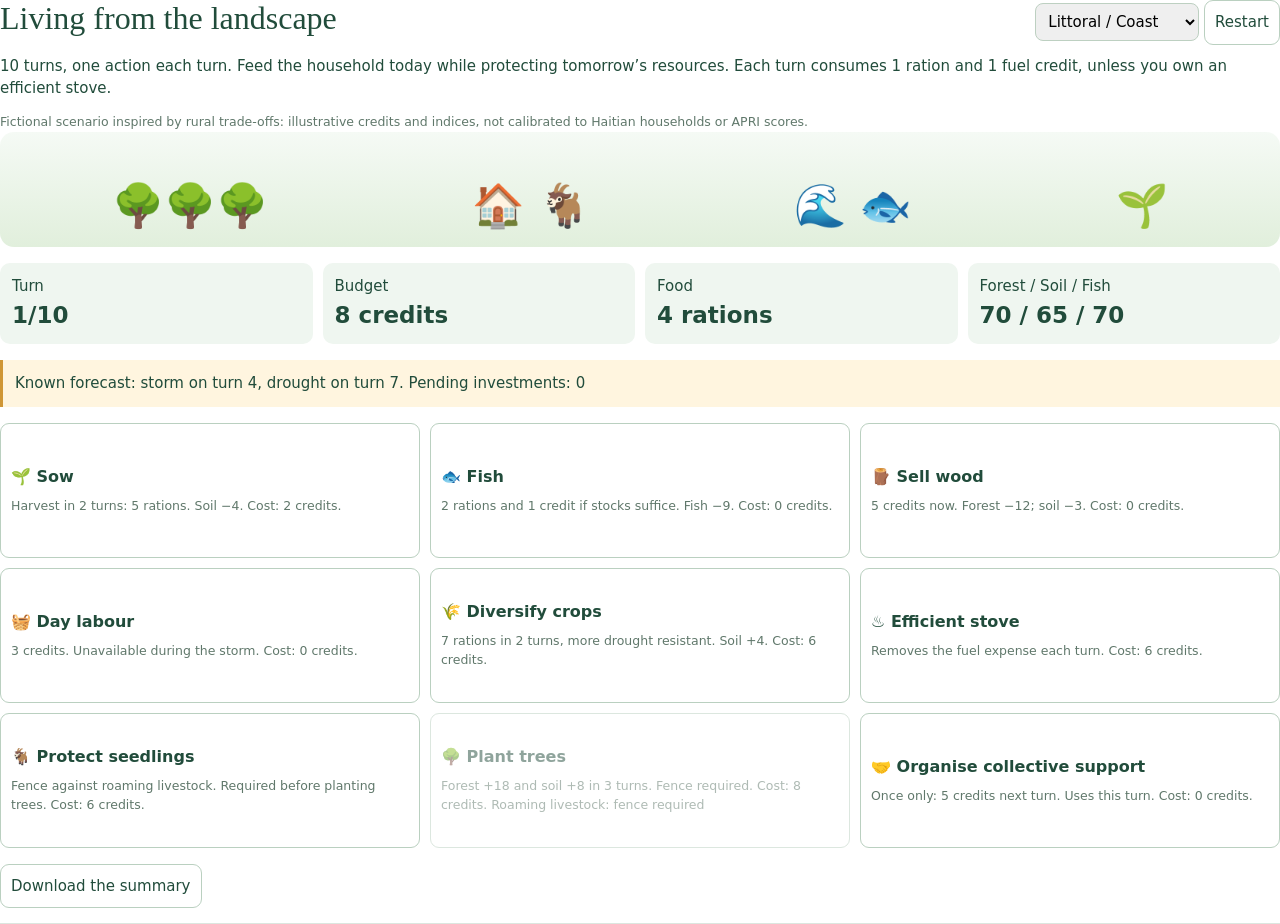
<file: simulation.html>
<!doctype html><html lang="__LANG__"><meta charset="utf-8"><meta name="viewport" content="width=device-width,initial-scale=1">
<style>*{box-sizing:border-box}body{font:15px/1.5 system-ui;color:#214c3b;margin:0;background:white}h1{font:32px Georgia;margin:0}p{margin:10px 0}button,select{font:inherit}button{cursor:pointer;border:1px solid #bad0c0;border-radius:9px;background:white;color:#214c3b;padding:10px}button:hover:enabled{background:#eaf4ed}button:disabled{opacity:.5;cursor:not-allowed}.top{display:flex;justify-content:space-between;gap:15px;flex-wrap:wrap}.stats,.choices{display:grid;grid-template-columns:repeat(4,minmax(0,1fr));gap:10px;margin:16px 0}.stat{background:#eff6f0;padding:12px;border-radius:10px}.stat b{display:block;font-size:23px}.choices{grid-template-columns:repeat(3,minmax(0,1fr))}.choices button{text-align:left;min-height:135px}.choices strong{display:block;font-size:16px}.choices small{display:block;margin-top:8px}.notice{background:#fff5df;border-left:3px solid #cf9635;padding:12px}.scene{height:115px;background:linear-gradient(#f5faf5,#e1efdc);border-radius:14px;display:flex;align-items:end;justify-content:space-around;font-size:42px;padding:10px}.log{max-height:200px;overflow:auto;border-top:1px solid #dce6df;margin-top:15px}.log p{padding:8px;margin:0;border-bottom:1px solid #edf2ee}#end{padding:15px;background:#edf5ef;border-radius:12px}small{color:#60786b}select{padding:8px;border:1px solid #bdd0c1;border-radius:8px}@media(max-width:650px){.stats{grid-template-columns:repeat(2,1fr)}.choices{grid-template-columns:repeat(2,1fr)}h1{font-size:25px}}</style>
<div class="top"><h1 id="title"></h1><div><select id="place" aria-label="Scenario"><option value="coast">Littoral / Coast</option><option value="inland">Intérieur / Inland</option></select> <button id="restart"></button></div></div>
<p id="intro"></p><small id="scope"></small><div class="scene" aria-hidden="true"><span id="trees">🌳🌳🌳</span><span>🏠 🐐</span><span id="sea">🌊 🐟</span><span>🌱</span></div>
<div class="stats" id="stats"></div><div class="notice" id="event" role="status"></div><div id="end" hidden></div><div class="choices" id="choices"></div>
<button id="download"></button><div class="log" id="log" aria-live="polite"></div>
<script>
const fr=document.documentElement.lang==='fr',t=(a,b)=>fr?a:b,$=id=>document.getElementById(id);
let s;const actions=[
 ['sow','🌱',t('Semer','Sow'),2,t('Récolte dans 2 tours : 5 rations. Sol −4.','Harvest in 2 turns: 5 rations. Soil −4.')],
 ['fish','🐟',t('Pêcher','Fish'),0,t('2 rations et 1 crédit si le stock est suffisant. Poissons −9.','2 rations and 1 credit if stocks suffice. Fish −9.')],
 ['wood','🪵',t('Vendre du bois','Sell wood'),0,t('5 crédits maintenant. Forêt −12 ; sol −3.','5 credits now. Forest −12; soil −3.')],
 ['work','🧺',t('Travail journalier','Day labour'),0,t('3 crédits. Indisponible pendant la tempête.','3 credits. Unavailable during the storm.')],
 ['mixed','🌾',t('Cultures diversifiées','Diversify crops'),6,t('7 rations dans 2 tours, plus résistantes à la sécheresse. Sol +4.','7 rations in 2 turns, more drought resistant. Soil +4.')],
 ['stove','♨',t('Foyer économe','Efficient stove'),6,t('Supprime la dépense de combustible à chaque tour.','Removes the fuel expense each turn.')],
 ['fence','🐐',t('Protéger les plantations','Protect seedlings'),6,t('Clôture contre les animaux en divagation. Nécessaire avant de planter des arbres.','Fence against roaming livestock. Required before planting trees.')],
 ['trees','🌳',t('Planter des arbres','Plant trees'),8,t('Forêt +18 et sol +8 dans 3 tours. Clôture nécessaire.','Forest +18 and soil +8 in 3 turns. Fence required.')],
 ['group','🤝',t('Organiser un appui collectif','Organise collective support'),0,t('Une seule fois : 5 crédits au tour suivant. Cela mobilise votre tour.','Once only: 5 credits next turn. Uses this turn.')]
];
function reset(){s={turn:1,cash:8,food:4,forest:70,fish:70,soil:65,stove:false,fence:false,group:false,coast:$('place').value==='coast',pending:[],history:[],shortage:0};draw()}
function blocked(a){if(s.turn>10)return t('Partie terminée','Game over');if(s.cash<a[3])return t('Budget insuffisant','Insufficient budget');if(a[0]==='fish'&&!s.coast)return t('Pas d’accès à la mer','No access to the sea');if(['fish','work'].includes(a[0])&&s.turn===4)return t('Tempête : accès bloqué','Storm: access blocked');if(a[0]==='trees'&&!s.fence)return t('Animaux en divagation : clôture nécessaire','Roaming livestock: fence required');if(['stove','fence','group'].includes(a[0])&&s[a[0]])return t('Déjà réalisé','Already completed');if(a[0]==='wood'&&s.forest<12)return t('Bois insuffisant','Insufficient wood');return ''}
function play(id){const a=actions.find(x=>x[0]===id);if(blocked(a))return;s.cash-=a[3];let notes=[];
 if(id==='sow'||id==='mixed'){s.pending.push({due:s.turn+2,type:'crop',amount:id==='mixed'?7:5,mixed:id==='mixed'});s.soil+=id==='mixed'?4:-4}
 if(id==='fish'){s.food+=s.fish>=30?2:1;s.cash+=s.fish>=30?1:0;s.fish-=9}
 if(id==='wood'){s.cash+=5;s.forest-=12;s.soil-=3}
 if(id==='work')s.cash+=3;
 if(id==='stove'||id==='fence')s[id]=true;
 if(id==='trees')s.pending.push({due:s.turn+3,type:'trees'});
 if(id==='group'){s.group=true;s.pending.push({due:s.turn+1,type:'aid'})}
 if(!s.stove){if(s.cash>=1)s.cash--;else{s.forest-=2;notes.push(t('Faute de budget combustible : collecte de bois pour cuisiner.','No fuel budget: wood collected for cooking.'))}}
 if(s.food<1&&s.cash>=2){s.cash-=2;s.food++;notes.push(t('Une ration achetée : 2 crédits.','One ration purchased: 2 credits.'))}
 if(s.food>=1)s.food--;else{s.shortage++;notes.push(t('Besoin alimentaire non couvert ce tour.','Food need unmet this turn.'))}
 s.history.push(t('Tour ','Turn ')+s.turn+' — '+a[2]+'. '+notes.join(' '));s.turn++;if(s.turn>10){draw();return;}
 for(const p of s.pending.filter(p=>p.due===s.turn)){
  if(p.type==='aid'){s.cash+=5;s.history.push(t('Appui collectif reçu : +5 crédits.','Collective support received: +5 credits.'))}
  if(p.type==='trees'){s.forest+=18;s.soil+=8;s.history.push(t('Les plantations protégées commencent à se développer.','Protected seedlings begin to grow.'))}
  if(p.type==='crop'){let n=Math.max(1,Math.round(p.amount*(s.soil<35?.5:1)*(s.turn===7?(p.mixed?.7:.3):1)));s.food+=n;s.history.push(t('Récolte : +','Harvest: +')+n+t(' rations.',' rations.'))}
 }
 s.pending=s.pending.filter(p=>p.due>s.turn);s.fish+=2;s.forest+=1;for(const k of ['fish','forest','soil'])s[k]=Math.max(0,Math.min(100,s[k]));draw();
}
function draw(){
 $('title').textContent=t('Vivre du paysage','Living from the landscape');$('restart').textContent=t('Recommencer','Restart');$('download').textContent=t('Télécharger le bilan','Download the summary');
 $('intro').textContent=t('10 tours, une action par tour. Nourrir le ménage aujourd’hui tout en préservant les ressources de demain. Chaque tour consomme 1 ration et 1 crédit de combustible, sauf avec un foyer économe.','10 turns, one action each turn. Feed the household today while protecting tomorrow’s resources. Each turn consumes 1 ration and 1 fuel credit, unless you own an efficient stove.');
 $('scope').textContent=t('Scénario fictif inspiré d’arbitrages ruraux : crédits et indices illustratifs, sans calibration aux ménages haïtiens ni aux scores APRI.','Fictional scenario inspired by rural trade-offs: illustrative credits and indices, not calibrated to Haitian households or APRI scores.');
 const stats=[[t('Tour','Turn'),Math.min(10,s.turn)+'/10'],[t('Budget','Budget'),s.cash+' '+t('crédits','credits')],[t('Nourriture','Food'),s.food+' '+t('rations','rations')],[t('Forêt / Sol / Poissons','Forest / Soil / Fish'),s.forest+' / '+s.soil+' / '+(s.coast?s.fish:'—')]];
 $('stats').replaceChildren(...stats.map(([name,value])=>{let e=document.createElement('div');e.className='stat';e.textContent=name;let b=document.createElement('b');b.textContent=value;e.append(b);return e}));
 $('event').textContent=(s.turn===4?t('Tempête : pêche et travail bloqués. ','Storm: fishing and labour blocked. '):s.turn===7?t('Sécheresse : récoltes réduites. ','Drought: reduced harvests. '):t('Prévision connue : tempête au tour 4, sécheresse au tour 7. ','Known forecast: storm on turn 4, drought on turn 7. '))+t('Investissements en attente : ','Pending investments: ')+s.pending.length;
 $('trees').textContent=s.forest>55?'🌳🌳🌳':s.forest>25?'🌳🌳':'🪵';$('sea').textContent=s.coast?'🌊 🐟':'⛰';$('choices').replaceChildren();
 actions.forEach(a=>{let b=document.createElement('button'),h=document.createElement('strong'),d=document.createElement('small'),r=blocked(a);h.textContent=a[1]+' '+a[2];d.textContent=a[4]+' '+t('Coût : ','Cost: ')+a[3]+t(' crédits.',' credits.')+(r?' '+r:'');b.append(h,d);b.disabled=!!r;b.onclick=()=>play(a[0]);$('choices').append(b)});
 $('end').hidden=s.turn<=10;$('end').textContent=t('Bilan : ','Summary: ')+s.shortage+t(' tour(s) avec un besoin alimentaire non couvert. Comparez revenu, nourriture et ressources : aucun choix n’est sans contrepartie. Rejouez avec une autre stratégie. Les investissements encore en attente ne sont pas comptés comme des bénéfices acquis.',' turn(s) with unmet food needs. Compare income, food and resources: every choice has a trade-off. Replay with another strategy. Pending investments are not counted as realised benefits.');
 $('log').replaceChildren(...s.history.slice().reverse().map(x=>{let p=document.createElement('p');p.textContent=x;return p}));
}
 $('restart').onclick=reset;$('place').onchange=reset;$('download').onclick=()=>{const b=new Blob([JSON.stringify(s,null,2)],{type:'application/json'}),u=URL.createObjectURL(b),a=document.createElement('a');a.href=u;a.download='APRI-simulation.json';a.click();setTimeout(()=>URL.revokeObjectURL(u),1000)};reset();
</script></html>
</file>
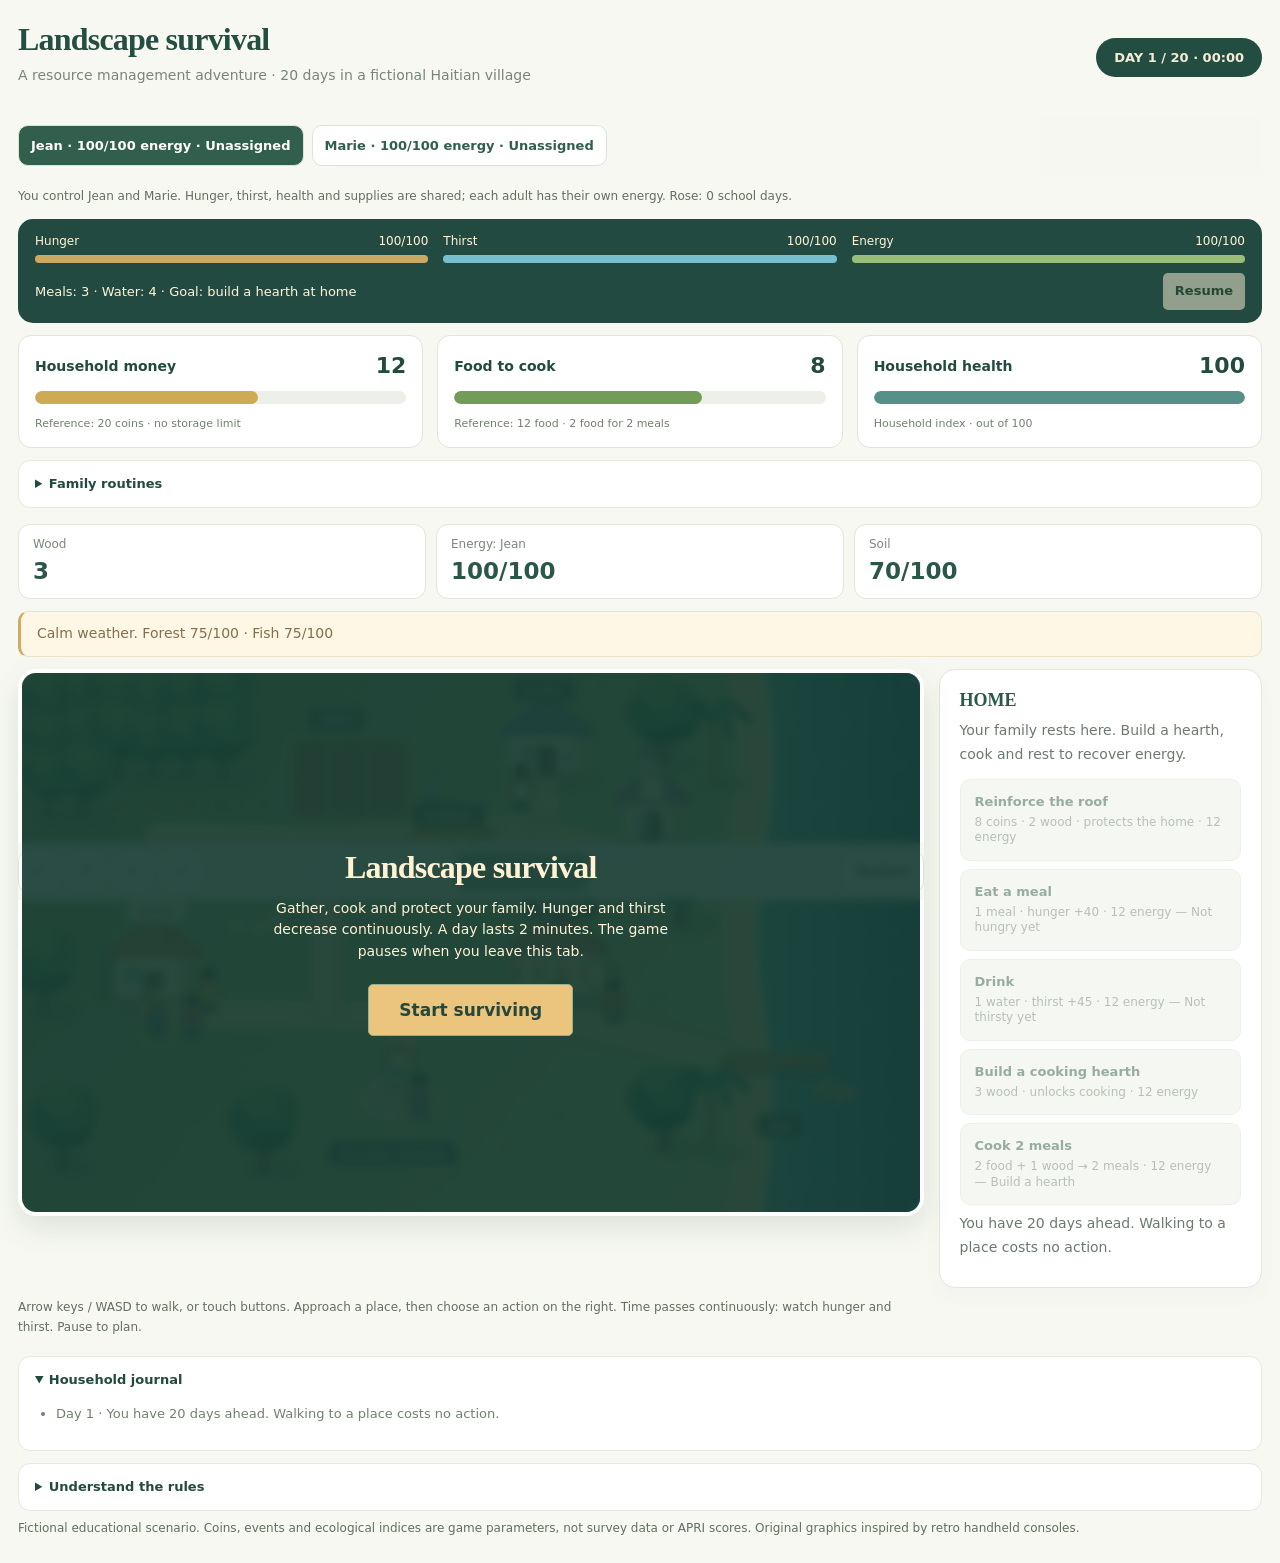
<file: simulation_landscape.html>
<!doctype html>
<html lang="__LANG__"><meta charset="utf-8"><meta name="viewport" content="width=device-width,initial-scale=1">
<style>
*{box-sizing:border-box}body{margin:0;background:#fff;color:#233d30;font:15px/1.55 system-ui,sans-serif}h2{font:700 25px/1.2 Georgia;margin:0 0 5px}p{margin:7px 0}header{display:flex;justify-content:space-between;gap:16px;align-items:center}.badge{border:1px solid #789171;padding:7px 12px;white-space:nowrap;font:700 14px monospace;background:#eff3e4}.stats{display:grid;grid-template-columns:repeat(6,1fr);gap:7px;margin:16px 0 10px}.stat{background:#eef2e6;border-bottom:3px solid #9cad83;padding:7px 10px;font-size:12px}.stat strong{display:block;font:700 20px monospace;color:#233d30}.layout{display:grid;grid-template-columns:minmax(0,2.3fr) minmax(260px,1fr);gap:15px}.screen{background:#35482e;padding:8px;border-radius:9px;box-shadow:0 4px 0 #b9c4aa}canvas{width:100%;aspect-ratio:800/480;image-rendering:pixelated;display:block;outline:none;touch-action:none}canvas:focus-visible{outline:3px solid #fff;outline-offset:2px}.controls{display:flex;justify-content:space-between;gap:8px;align-items:center;flex-wrap:wrap;margin:12px 0}.arrows{display:flex;gap:5px}button{font:600 13px/1.3 system-ui;color:#25462e;border:1px solid #9aaf8c;border-radius:5px;padding:10px 12px;background:#f4f6ec;cursor:pointer;touch-action:manipulation}button:hover{background:#e3edcf}button:focus-visible{outline:3px solid #b88a39;outline-offset:2px}button:disabled{opacity:.5;cursor:not-allowed}.arrows button{min-width:42px;touch-action:none}.panel{background:#f6f7ef;border:1px solid #dce4d1;padding:16px;border-radius:7px}.panel h3{font:700 17px monospace;margin:0 0 8px}.actions{display:grid;gap:8px;margin-top:12px}.actions button{text-align:left;white-space:normal}.actions small{display:block;font-weight:400;font-size:12px;margin-top:4px}.event{padding:10px 13px;background:#f6edcf;border-left:4px solid #b49347;margin:12px 0}.journal{max-height:140px;overflow:auto;font-size:13px;padding-left:21px}#outcome{background:#e9efda;padding:16px;margin:14px 0;border:1px solid #98ad83}#outcome:empty{display:none}details{margin-top:12px;font-size:13px}summary{cursor:pointer;font-weight:600}.muted{font-size:12px;color:#61705f}@media(max-width:900px){.layout{grid-template-columns:1fr}.stats{grid-template-columns:repeat(3,1fr)}header{flex-wrap:wrap}.panel{padding:12px}}

body{padding:18px;background:#f7f8f2;color:#234a40;font-size:14px}header{padding:3px 0 12px}h2{font:700 32px/1.15 Georgia;color:#254e43;letter-spacing:-.8px}header p{color:#76867a}.badge{border:0;border-radius:30px;background:#244d41;color:#f3edd7;padding:12px 18px;font:600 13px system-ui}.stats{gap:10px}.stat{border:1px solid #e0e6da;background:#fff;border-radius:12px;padding:10px 14px;color:#798879}.stat strong{font:700 23px/1.5 system-ui;color:#2b574a}.screen{padding:0;background:#769f70;border-radius:18px;overflow:hidden;box-shadow:0 12px 30px #294c3920;border:4px solid #fff}canvas{image-rendering:auto}.layout{grid-template-columns:minmax(0,2.8fr) minmax(235px,1fr);align-items:start}.panel{border:1px solid #e1e7db;background:#fff;border-radius:16px;box-shadow:0 8px 20px #3f634008;padding:20px;min-height:310px}.panel h3{font:700 18px Georgia;color:#285b47}.panel p{color:#6a7b6d;line-height:1.7}.actions button{background:#edf3e7;border:1px solid #d8e4ce;border-radius:10px;padding:14px;color:#315b47;transition:background .15s,transform .15s}.actions button:hover:enabled{transform:translateY(-1px);background:#e1ecd7}.actions small{color:#71836e}.event{border:1px solid #ece2c9;border-left:3px solid #cfa966;border-radius:10px;background:#fff7e6;color:#82714b;padding:11px 16px}.controls button{border-radius:10px;background:#fff;min-height:41px;border:1px solid #dce3d6}#sleep{background:#315e4d;color:#fff;border:0;padding:12px 18px}.arrows button{min-width:42px}details{background:#fff;padding:13px 16px;border:1px solid #e4e9de;border-radius:12px}.journal{color:#71806f}.muted{line-height:1.7}#outcome{border-radius:14px}@media(max-width:900px){body{padding:10px}.layout{grid-template-columns:1fr}.panel{min-height:0}h2{font-size:26px}}

.gauges{display:grid;grid-template-columns:repeat(3,1fr);gap:14px;margin:14px 0}.gauge{background:white;border:1px solid #e0e6da;border-radius:13px;padding:13px 16px}.gauge-head{display:flex;justify-content:space-between;align-items:center;gap:12px;font-weight:650}.gauge strong{font-size:22px}.track{height:13px;background:#edf0e8;border-radius:10px;overflow:hidden;margin:8px 0}.fill{height:100%;border-radius:10px;transition:width .35s}.gauge small{color:#71806f;font-size:11px}.routine-grid{display:flex;flex-wrap:wrap;gap:14px;align-items:end;margin-top:12px}.routine-grid label{display:grid;gap:5px;font-weight:600}.routine-grid select{font:inherit;padding:9px;border:1px solid #ccdac9;border-radius:8px;background:white;color:#315747}.stats{grid-template-columns:repeat(3,1fr)}#family{justify-content:flex-start}#routineStatus{color:#65785f;font-size:13px}@media(max-width:650px){.gauges{grid-template-columns:1fr}.gauge{padding:8px 12px}.gauge strong{font-size:19px}}

.survival-hud{background:#234a40;color:#fff5da;padding:13px 17px;border-radius:15px;margin:12px 0}.survival-toolbar{display:flex;align-items:center;justify-content:space-between;gap:12px;margin-top:10px}.survival-toolbar strong{font-size:13px;font-weight:500}#needs{display:grid;grid-template-columns:repeat(3,1fr);gap:15px}.need-head{display:flex;justify-content:space-between;font-size:12px}.need-track{height:8px;background:#ffffff22;border-radius:8px;margin-top:5px;overflow:hidden}.need-fill{height:100%;transition:width .2s}.screen{position:relative}#startScreen{position:absolute;inset:0;z-index:5;background:#173b32e8;color:#fff2d4;display:flex;flex-direction:column;align-items:center;justify-content:center;text-align:center;padding:25px;backdrop-filter:blur(4px)}#startScreen h2{color:#fff2d4}#startScreen p{max-width:430px}#startGame{background:#ebc47e;color:#28473b;font-size:17px;padding:14px 30px;margin-top:14px}.survival-hud button{background:#fff3d7;border:0}#routineStatus{font-size:12px}.gauges{margin:10px 0}.controls{position:sticky;bottom:0;background:#f7f8f2ee;padding:8px 0;z-index:4}.actions button{min-height:50px}@media(max-width:700px){.gauges{grid-template-columns:repeat(3,1fr);gap:5px}.gauge{padding:8px}.gauge-head{display:block;font-size:11px}.gauge strong{font-size:18px}.gauge small{display:none}.survival-toolbar{flex-wrap:wrap}.survival-hud{padding:12px}#familyInfo{font-size:11px}header p{display:none}.layout{display:flex;flex-direction:column}.layout>div,.panel{width:100%}.panel{padding:12px}.actions{grid-template-columns:repeat(2,1fr)}.arrows button{min-height:48px;min-width:48px}}
</style>
<header><div><h2 id="title"></h2><p id="subtitle"></p></div><span class="badge" id="day"></span></header>
<section id="family" class="controls" aria-label="Household"></section><p id="familyInfo" class="muted"></p><section class="survival-hud"><div id="needs"></div><div class="survival-toolbar"><strong id="mission"></strong><button id="pauseGame"></button></div></section><div id="gauges" class="gauges"></div><details><summary id="routineTitle"></summary><div id="routines" class="routine-grid"></div><p id="routineStatus" role="status" aria-live="polite"></p></details><div class="stats" id="stats"></div><div class="event" id="weather" role="status"></div>
<div class="layout"><div><div class="screen"><div id="startScreen"><h2 id="startTitle"></h2><p id="startInfo"></p><button id="startGame"></button></div><canvas id="world" width="1600" height="960" tabindex="0"></canvas></div>
<div class="controls"><div class="arrows"><button data-key="ArrowLeft" aria-label="Left">←</button><button data-key="ArrowUp" aria-label="Up">↑</button><button data-key="ArrowDown" aria-label="Down">↓</button><button data-key="ArrowRight" aria-label="Right">→</button></div><button id="sleep"></button><button id="reset"></button></div><p class="muted" id="help"></p></div>
<section class="panel"><h3 id="place"></h3><p id="description"></p><div id="actions" class="actions"></div><p id="notice" role="status" aria-live="polite"></p></section></div>
<div id="outcome" role="status"></div><details open><summary id="journalTitle"></summary><ul class="journal" id="journal"></ul></details><details><summary id="rulesTitle"></summary><p id="rules"></p></details><p class="muted" id="fiction"></p>
<script>
'use strict';
const fr=document.documentElement.lang==='fr',T=(a,b)=>fr?a:(window.__apriText?window.__apriText(b):b),$=id=>document.getElementById(id),canvas=$('world'),ctx=canvas.getContext('2d');
const places=[
 {id:'school',x:380,y:195,label:T('ÉCOLE','SCHOOL'),desc:T('Rose, votre fille de 8 ans, peut aller à l’école. Un parent l’accompagne : 2 pièces et 12 énergie. L’école ferme pendant les ouragans.','Rose, your eight-year-old daughter, can attend school. One parent accompanies her: 2 coins and 12 energy. School closes during hurricanes.')},
 {id:'church',x:560,y:170,label:T('ÉGLISE','CHURCH'),desc:T('L’église accueille une cuisine solidaire ouverte à tous. Une aide alimentaire est disponible une fois tous les trois jours. Vous pouvez aussi y organiser l’entraide.','The church hosts a community kitchen open to everyone. Food support is available once every three days. You can also organise mutual aid here.')},
 {id:'home',x:120,y:300,label:T('MAISON','HOME'),desc:T('Ici, la famille se repose. Construisez un foyer, cuisinez et reposez-vous pour récupérer votre énergie.','Your family rests here. Build a hearth, cook and rest to recover energy.')},
 {id:'farm',x:280,y:150,label:T('FERME','FARM'),desc:T('Semer exige argent et énergie. Les cultures mettent trois nuits à pousser ; un ouragan peut détruire la récolte.','Sowing takes money and energy. Crops need three nights to grow; a hurricane can destroy the harvest.')},
 {id:'forest',x:115,y:145,label:T('FORÊT','FOREST'),desc:T('Le bois rapporte vite et sert à cuisiner. Mais couper dégrade la forêt ; les jeunes arbres ont besoin d’une clôture et de temps.','Wood brings quick income and cooking fuel. Cutting depletes the forest; young trees need a fence and time.')},
 {id:'market',x:480,y:300,label:T('MARCHÉ','MARKET'),desc:T('Acheter, vendre, travailler : les prix et les routes déterminent ce qui est possible.','Buy, sell, work: prices and roads determine what is possible.')},
 {id:'clinic',x:465,y:100,label:T('DISPENSAIRE','CLINIC'),desc:T('Les soins coûtent 6 pièces et une action. La maladie fait diminuer progressivement la santé du foyer.','Care costs 6 coins and 12 energy. Illness gradually reduces household health.')},
 {id:'sea',x:675,y:345,label:T('MER','SEA'),desc:T('La pêche nourrit la famille mais épuise le stock. La sortie en mer est impossible pendant l’ouragan.','Fishing feeds the family but depletes stocks. Going to sea is impossible during a hurricane.')},
 {id:'village',x:330,y:370,label:T('PLACE DU VILLAGE','VILLAGE SQUARE'),desc:T('S’organiser prend du temps. Deux participations ouvrent une aide collective et réduisent les dégâts du prochain ouragan.','Organising takes time. Two contributions unlock collective aid and reduce damage from the next hurricane.')}
];
let s,keys={},last=0,clock=0,selected='home',routineQueue=[],routineRunning=false;
const clamp=(v,a,b)=>Math.max(a,Math.min(b,v));
function reset(){s={day:1,money:12,food:8,wood:3,health:100,energy:3,forest:75,fish:75,soil:70,x:120,y:320,crops:[],trees:[],fence:false,stove:false,roof:false,sick:false,group:0,aid:false,losses:0,hungry:0,done:false,log:[]};s.active=0;s.members=[{name:'Jean',energy:100,x:120,y:320,task:T('À répartir','Unassigned')},{name:'Marie',energy:100,x:151,y:320,task:T('À répartir','Unassigned')}];s.members[0].routine='farm';s.members[1].routine='family';s.members.forEach(m=>m.routineStep=0);routineQueue=[];routineRunning=false;s.child={x:166,y:297};s.survival=true;s.hunger=100;s.thirst=100;s.water=4;s.meals=3;s.fire=false;s.elapsed=0;s.cooldown=0;s.started=false;s.paused=true;s.uiTick=0;s.schoolDays=0;s.schoolDay=0;s.mealDay=-3;
 Object.defineProperty(s,'energy',{get(){return this.members[this.active].energy},set(v){this.members[this.active].energy=v},configurable:true});keys={};selected='home';$('outcome').textContent='';log(T('Vous avez 20 jours devant vous. Aller à un lieu ne coûte pas d’action.','You have 20 days ahead. Walking to a place costs no action.'));renderUI();}
function switchPerson(index){if(s.done||index===s.active)return;s.members[s.active].x=s.x;s.members[s.active].y=s.y;s.active=index;s.x=s.members[index].x;s.y=s.members[index].y;keys={};renderUI();}
function familyUI(){$('family').replaceChildren();s.members.forEach((m,i)=>{let b=document.createElement('button');b.textContent=m.name+' · '+Math.round(m.energy)+'/100 '+T('énergie','energy')+' · '+m.task;b.setAttribute('aria-pressed',String(i===s.active));b.style.background=i===s.active?'#315e4d':'white';b.style.color=i===s.active?'white':'#315e4d';b.disabled=s.done;b.onclick=()=>{stopRoutines();switchPerson(i);renderUI();};$('family').append(b);});$('familyInfo').textContent=T('Jean et Marie sont mariés. Vous dirigez les deux adultes, chacun avec ses actions et sa position. Argent, nourriture et bois sont partagés. Rose : ','Jean and Marie are married. You control both adults, each with their own actions and location. Money, food and wood are shared. Rose: ')+s.schoolDays+T(' jours d’école. Le foyer partage les repas et l’eau.',' school days. The household shares meals and water.');}
function log(text){s.log.unshift(T('Jour ','Day ')+s.day+' · '+text);$('notice').textContent=text;}
function storm(day=s.day){return day===7||day===15;}
function nearest(){return places.find(p=>Math.hypot(p.x-s.x,p.y-s.y)<67);}
function price(){return [8,9,16,17].includes(s.day)?3:2;}
function actions(id){const a=[];function add(key,label,cost,blocked=''){a.push({key,label,cost,blocked});}
 const cash=n=>s.money<n?T('Pas assez d’argent','Not enough money'):'';
 if(id==='home'){add('roof',T('Renforcer le toit','Reinforce the roof'),T('8 pièces · 2 bois · protège la maison','8 coins · 2 wood · protects the home'),s.roof?T('Déjà renforcé','Already reinforced'):cash(8)||(s.wood<2?T('2 bois nécessaires','Needs 2 wood'):''));}
 if(id==='farm'){add('sow',T('Semer une culture','Sow one crop'),T('2 pièces → 7 provisions dans 3 nuits','2 coins → 7 food in 3 nights'),cash(2)||(s.crops.length>=3?T('Les 3 parcelles sont occupées','All 3 plots are occupied'):''));add('mixed',T('Planter des cultures diversifiées','Plant diversified crops'),T('5 pièces → 10 provisions · sol amélioré · pertes réduites','5 coins → 10 food · improves soil · fewer losses'),cash(5)||(s.crops.length>=3?T('Les 3 parcelles sont occupées','All 3 plots are occupied'):''));}
 if(id==='forest'){add('cut',T('Collecter du bois','Collect wood'),T('+4 bois · forêt −12 · sol −3','+4 wood · forest −12 · soil −3'),s.forest<15?T('Forêt trop dégradée','Forest too depleted'):'');add('fence',T('Clôturer les jeunes plantations','Fence the planting area'),T('5 pièces · 2 bois · protège du bétail','5 coins · 2 wood · protects from livestock'),s.fence?T('Déjà clôturé','Already fenced'):cash(5)||(s.wood<2?T('2 bois nécessaires','Needs 2 wood'):''));add('trees',T('Replanter des arbres','Replant trees'),T('4 pièces · forêt +15 après 4 nuits','4 coins · forest +15 after 4 nights'),!s.fence?T('Une clôture est nécessaire','A fence is needed'):cash(4));}
 if(id==='sea'){add('fish',T('Pêcher','Fish'),T('+4 provisions si stock ≥30, sinon +1 · stock −14','+4 food if stock ≥30, otherwise +1 · stock −14'),storm()?T('Mer fermée : ouragan','Sea closed: hurricane'):s.fish<10?T('Stock trop faible','Stock too low'):'');}
 if(id==='market'){const shut=storm()?T('Route fermée par l’ouragan','Road closed by hurricane'):'';add('buy',T('Acheter 3 provisions','Buy 3 food'),(price()*3)+T(' pièces',' coins'),shut||cash(price()*3));add('sell',T('Vendre 2 bois','Sell 2 wood'),T('+5 pièces','+5 coins'),shut||(s.wood<2?T('2 bois nécessaires','Needs 2 wood'):''));add('work',T('Faire une journée de travail','Take a work shift'),T('+5 pièces · utilise 12 énergie','+5 coins · uses 12 energy'),shut);add('stove',T('Acheter un foyer économe','Buy an efficient stove'),T('10 pièces · cuisson sans bois supplémentaire','10 coins · cooking without additional firewood'),s.stove?T('Déjà équipé','Already equipped'):shut||cash(10));}
 if(id==='clinic')add('care',T('Recevoir des soins','Receive care'),T('6 pièces · +35 santé · fin de la maladie','6 coins · +35 health · ends illness'),!s.sick&&s.health>=100?T('Aucun soin nécessaire','No care needed'):cash(6));
 if(id==='school')add('school',T('Accompagner Rose à l’école','Take Rose to school'),T('2 pièces · +1 jour de scolarité','2 coins · +1 school day'),storm()?T('École fermée : ouragan','School closed: hurricane'):s.schoolDay===s.day?T('Rose est déjà à l’école','Rose is already at school'):cash(2));
 if(id==='church')add('meal',T('Aider à la cuisine solidaire','Help at the community kitchen'),T('+3 provisions · une fois tous les 3 jours','+3 food · once every 3 days'),s.day-s.mealDay<3?T('Prochaine aide jour ','Next support on day ')+(s.mealDay+3):'');
 if(id==='village'||id==='church')add('group',T('Participer à l’entraide','Join mutual aid'),T('2 actions sur 2 jours → aide de 8 pièces + préparation','2 actions on 2 days → 8 coins aid + preparedness'),s.group>=2?T('Réseau organisé','Network organised'):s.groupDay===s.day?T('Revenez demain','Return tomorrow'):'');
 if(s.survival){
 add('eat',T('Manger un repas','Eat a meal'),T('1 repas · faim +40','1 meal · hunger +40'),s.meals<1?T('Cuisinez à la maison','Cook at home'):s.hunger>80?T('Pas encore faim','Not hungry yet'):'');
 add('drink',T('Boire','Drink'),T('1 eau · soif +45','1 water · thirst +45'),s.water<1?T('Remplissez au puits du village','Refill at the village well'):s.thirst>80?T('Pas encore soif','Not thirsty yet'):'');
 if(id==='home'){add('fire',T('Construire un foyer de cuisson','Build a cooking hearth'),T('3 bois · débloque les repas','3 wood · unlocks cooking'),s.fire?T('Déjà construit','Already built'):s.wood<3?T('Il faut 3 bois','Needs 3 wood'):'');add('cook',T('Cuisiner 2 repas','Cook 2 meals'),T('2 provisions + 1 bois → 2 repas','2 food + 1 wood → 2 meals'),!s.fire?T('Construisez un foyer','Build a hearth'):s.food<2?T('Pas assez de provisions','Not enough food'):!s.stove&&s.wood<1?T('Pas de bois pour le feu','No firewood'):'');}
 if(id==='village')add('water',T('Remplir au puits','Fill at the well'),T('+3 eaux','+3 water'));
 }
 return a;}
function act(key){if(s.done)return;const p=nearest();if(!p)return;const a=actions(p.id).find(a=>a.key===key);if(!a||a.blocked||s.energy<(s.survival?12:1)||(s.survival&&(s.paused||s.cooldown>0)))return;s.energy-=s.survival?12:1;if(s.survival)s.cooldown=2.5;s.members[s.active].task=a.label;let msg=s.members[s.active].name+' · '+a.label;
 switch(key){case 'eat':s.meals--;s.hunger=clamp(s.hunger+40,0,100);break;case 'drink':s.water--;s.thirst=clamp(s.thirst+45,0,100);break;case 'fire':s.wood-=3;s.fire=true;break;case 'cook':s.food-=2;if(!s.stove)s.wood--;s.meals+=2;break;case 'water':s.water+=3;break;case 'school':s.money-=2;s.schoolDay=s.day;s.schoolDays++;break;case 'meal':s.food+=3;s.mealDay=s.day;break;case 'roof':s.money-=8;s.wood-=2;s.roof=true;break;case 'sow':case 'mixed':s.money-=key==='mixed'?5:2;s.crops.push({due:s.day+3,mixed:key==='mixed'});s.soil=clamp(s.soil+(key==='mixed'?4:-4),0,100);break;case 'cut':s.wood+=4;s.forest-=12;s.soil=clamp(s.soil-3,0,100);break;case 'fence':s.money-=5;s.wood-=2;s.fence=true;break;case 'trees':s.money-=4;s.trees.push(s.day+4);break;case 'fish':s.food+=s.fish>=30?4:1;s.fish=clamp(s.fish-14,0,100);break;case 'buy':s.money-=price()*3;s.food+=3;break;case 'sell':s.wood-=2;s.money+=5;break;case 'work':s.money+=5;break;case 'stove':s.money-=10;s.stove=true;break;case 'care':s.money-=6;s.health=Math.min(100,s.health+35);s.sick=false;break;case 'group':s.group++;s.groupDay=s.day;if(s.group===2){s.money+=8;s.aid=true;msg=T('Entraide organisée : 8 pièces et préparation collective.','Mutual aid organised: 8 coins and collective preparedness.');}break;}
 log(msg);renderUI();}
function advanceDay(){if(s.done)return;stopRoutines();const missing=s.survival?0:Math.max(0,3-s.food);if(!s.survival)s.food=Math.max(0,s.food-3);if(missing){s.health-=missing*12;s.hungry++;log(T('Provisions insuffisantes : la santé baisse.','Not enough food: health falls.'));}
 if(!s.survival&&(!s.stove||s.day%2===0)){if(s.wood>0)s.wood--;else{s.health-=5;log(T('Pas de combustible pour cuisiner.','No cooking fuel.'));}}
 if(!s.survival&&s.sick)s.health-=7;else if(!s.survival&&!missing)s.health=Math.min(100,s.health+3);
 if(s.health<=0){s.health=0;finish(T('La famille a besoin d’une aide d’urgence.','The family needs emergency support.'));return;}
 if(s.day===20){finish(T('Les vingt jours sont terminés.','The twenty days are over.'));return;}
 s.day++;if(!s.survival)s.members.forEach((m,i)=>{m.x=120+i*31;m.y=320;});if(!s.survival){s.x=s.members[s.active].x;s.y=s.members[s.active].y;}if(storm()){const protectedHome=s.roof||s.aid;let loss=Math.min(s.food,protectedHome?1:4);s.food-=loss;s.losses+=loss;log(T('Ouragan : routes et mer fermées. Provisions perdues : ','Hurricane: roads and sea closed. Food lost: ')+loss+'.');for(const crop of s.crops)crop.damaged=true;}
 if(s.day===10){s.sick=true;log(T('Une maladie frappe le foyer : la santé diminue jusqu’aux soins.','Illness hits the household: health declines until care.'));}
 s.crops=s.crops.filter(crop=>{if(crop.due>s.day)return true;let yieldFood=crop.mixed?10:7;if(crop.damaged)yieldFood=Math.floor(yieldFood*(crop.mixed?.7:.3));if(s.soil<35)yieldFood=Math.floor(yieldFood*.5);s.food+=yieldFood;log(T('Récolte : +','Harvest: +')+yieldFood+T(' provisions.',' food.'));return false;});
 s.trees=s.trees.filter(due=>{if(due>s.day)return true;s.forest=clamp(s.forest+15,0,100);s.soil=clamp(s.soil+5,0,100);log(T('Les arbres poussent : forêt +15, sol +5.','Trees grow: forest +15, soil +5.'));return false;});
 s.forest=clamp(s.forest+1,0,100);s.fish=clamp(s.fish+4,0,100);s.members.forEach(m=>{m.routineStep=0;if(!s.survival)m.energy=s.sick?2:3;m.task=T('À répartir','Unassigned');});log(T('Une nouvelle journée commence.','A new day begins.'));renderUI();}
function finish(reason){s.done=true;stopRoutines();keys={};log(reason);$('outcome').textContent=reason+' '+T('Jours sans provisions suffisantes : ','Days with insufficient food: ')+s.hungry+'. '+T('Scolarité : ','School attendance: ')+s.schoolDays+T(' jours. ',' days. ')+T('Forêt : ','Forest: ')+Math.round(s.forest)+'/100 · '+T('Stock de poissons : ','Fish stock: ')+Math.round(s.fish)+'/100. '+T('Quelles dépenses avez-vous dû différer ? Rejouez pour comparer travail, pêche, plantations et entraide.','Which expenses did you postpone? Play again to compare work, fishing, planting and mutual aid.');renderUI();}
function renderUI(){familyUI();routineUI();if(s.survival)survivalUI();const p=nearest();selected=p?p.id:'path';$('day').textContent=T('JOUR ','DAY ')+s.day+' / 20'+(s.survival?' · '+Math.floor(s.elapsed/120*24).toString().padStart(2,'0')+':00':'');
 const metrics=[{label:T('Argent du foyer','Household money'),value:s.money,max:20,color:'#cfaa54',note:T('Repère : 20 pièces · aucune limite de stockage','Reference: 20 coins · no storage limit')},{label:T('Provisions à cuisiner','Food to cook'),value:s.food,max:12,color:'#739c58',note:T('Repère : 12 provisions · 2 provisions pour 2 repas','Reference: 12 food · 2 food for 2 meals')},{label:T('Santé du foyer','Household health'),value:Math.round(s.health),max:100,color:s.health<30?'#c26b59':'#578f89',note:T('Indice du foyer · sur 100','Household index · out of 100')}];
 $('gauges').innerHTML=metrics.map(m=>'<section class="gauge"><div class="gauge-head"><span>'+m.label+'</span><strong>'+m.value+'</strong></div><div class="track" role="meter" aria-label="'+m.label+'" aria-valuemin="0" aria-valuemax="'+Math.max(m.max,m.value)+'" aria-valuenow="'+m.value+'"><div class="fill" style="width:'+clamp(m.value/m.max*100,0,100)+'%;background:'+m.color+'"></div></div><small>'+m.note+'</small></section>').join('');
 $('stats').innerHTML=[[T('Bois','Wood'),s.wood],[T('Énergie de ','Energy: ')+s.members[s.active].name,Math.round(s.energy)+'/100'],[T('Sol','Soil'),s.soil+'/100']].map(([k,v])=>'<div class="stat">'+k+'<strong>'+v+'</strong></div>').join('');
 $('weather').textContent=(storm()?T('OURAGAN — mer et marché fermés.','HURRICANE — sea and market closed.'):[6,14].includes(s.day)?T('ALERTE — ouragan annoncé demain. Préparez des provisions.','WARNING — hurricane forecast tomorrow. Prepare food supplies.'):T('Temps calme.','Calm weather.'))+' '+(s.sick?T('Maladie au foyer. ','Illness at home. '):'')+T('Forêt ','Forest ')+s.forest+'/100 · '+T('Poissons ','Fish ')+s.fish+'/100'+(price()===3?T(' · Prix alimentaires en hausse.',' · Food prices have risen.'):'');
 $('place').textContent=p?p.label:T('EN CHEMIN','ON THE PATH');$('description').textContent=p?p.desc:T('Approchez-vous d’un bâtiment, de la forêt ou du quai pour agir.','Walk close to a building, the forest or the jetty to act.');$('actions').replaceChildren();
 if(p&&!s.done)for(const a of actions(p.id)){const b=document.createElement('button');b.textContent=a.label;const sub=document.createElement('small');sub.textContent=a.cost+' · '+(s.survival?T('12 énergie','12 energy'):T('12 énergie','12 energy'))+(a.blocked?' — '+a.blocked:s.energy<(s.survival?12:1)?' — '+T('Reposez-vous pour récupérer','Rest to recover'):'');b.append(sub);b.disabled=!!a.blocked||s.energy<(s.survival?12:1)||(s.survival&&(s.paused||s.cooldown>0));b.onclick=()=>act(a.key);$('actions').append(b);}
 if(p?.id==='farm'){$('description').textContent+=' '+T('Parcelles occupées : ','Occupied plots: ')+s.crops.length+'/3. '+s.crops.map(c=>T('Récolte jour ','Harvest day ')+c.due).join(' · ');}
 $('sleep').disabled=s.done||(s.survival&&(s.paused||s.cooldown>0||nearest()?.id!=='home'));$('journal').replaceChildren();for(const message of s.log.slice(0,20)){const li=document.createElement('li');li.textContent=message;$('journal').append(li);}}
const routinePlans={
 farm:{name:T('Ferme → forêt → marché','Farm → forest → market'),steps:[['farm','sow'],['forest','cut'],['market','work']]},
 fishing:{name:T('Mer → marché → forêt','Sea → market → forest'),steps:[['sea','fish'],['market','work'],['forest','cut']]},
 family:{name:T('École → marché → dispensaire','School → market → clinic'),steps:[['school','school'],['market','buy'],['clinic','care']]},
 community:{name:T('Marché → église → village','Market → church → village'),steps:[['market','work'],['church','meal'],['village','group']]}
};
function routineUI(){$('routineTitle').textContent=T('Les routines de la famille','Family routines');$('routines').replaceChildren();
 s.members.forEach((m,i)=>{const label=document.createElement('label');label.textContent=m.name;const select=document.createElement('select');select.setAttribute('aria-label',T('Routine de ','Routine: ')+m.name);for(const [id,plan]of Object.entries(routinePlans)){const option=document.createElement('option');option.value=id;option.textContent=plan.name;select.append(option);}select.value=m.routine;select.disabled=routineRunning||s.done||m.routineStep>0;select.onchange=()=>{m.routine=select.value;};label.append(select);$('routines').append(label);});
 const run=document.createElement('button');run.textContent=routineRunning?T('Arrêter et reprendre la main','Stop and take control'):T('Suivre les routines du jour','Follow today’s routines');run.disabled=s.done||(!routineRunning&&s.members.every(m=>m.routineStep>=3||m.energy<(s.survival?12:1)));run.onclick=()=>{if(routineRunning){stopRoutines();renderUI();}else startRoutines();};$('routines').append(run);
 $('routineStatus').textContent=routineRunning?T('Déplacements et actions en cours. Vous pouvez interrompre à tout moment.','Moving and acting. You can interrupt at any time.'):T('Chaque étape utilise les ressources et actions réelles du jeu. Une activité impossible est passée et expliquée dans le journal. Rose va à l’école si un parent l’y accompagne ; sinon elle reste à la maison.','Each step uses actual game resources and actions. Unavailable activities are skipped and explained in the journal. Rose attends school when a parent takes her; otherwise she stays at home.');}
function startRoutines(){if(s.done||routineRunning)return;routineQueue=[];s.members.forEach((m,index)=>{for(let step=m.routineStep;step<3;step++){const [place,key]=routinePlans[m.routine].steps[step];routineQueue.push({index,step,place,key});}routineQueue.push({index,place:'home',key:null});});routineRunning=true;keys={};renderUI();}
function stopRoutines(){routineRunning=false;routineQueue=[];keys={};}
function tickRoutines(dt){if(!routineRunning||s.done)return;const task=routineQueue[0];if(s.survival&&(s.paused||s.cooldown>0))return;if(!task){stopRoutines();renderUI();return;}if(s.active!==task.index)switchPerson(task.index);const target=places.find(p=>p.id===task.place);const tx=task.place==='home'?120+task.index*31:target.x,ty=task.place==='home'?320:target.y,dx=tx-s.x,dy=ty-s.y,d=Math.hypot(dx,dy);if(d>2){const speed=Math.min(d,130*dt);s.x+=dx/d*speed;s.y+=dy/d*speed;return;}
 s.x=tx;s.y=ty;if(task.key){const a=actions(task.place).find(a=>a.key===task.key);if(a&&!a.blocked&&s.energy>=(s.survival?12:1))act(task.key);else log(s.members[s.active].name+' · '+(a?a.label:task.key)+' — '+(a?.blocked||T('Plus d’actions disponibles','No actions left')));s.members[s.active].routineStep=task.step+1;}routineQueue.shift();renderUI();}
function rect(x,y,w,h,color){ctx.fillStyle=color;ctx.fillRect(Math.round(x),Math.round(y),w,h);}
// Original illustrated scenery. World coordinates stay independent of backing resolution.
const palette={grass:'#83b875',dark:'#285842',sand:'#ecd5a0',water:'#248a9c'};
function ellipse(x,y,rx,ry,color){ctx.fillStyle=color;ctx.beginPath();ctx.ellipse(x,y,rx,ry,0,0,Math.PI*2);ctx.fill();}
function path(points,color,width){ctx.strokeStyle=color;ctx.lineWidth=width;ctx.lineCap='round';ctx.lineJoin='round';ctx.beginPath();points.forEach((p,i)=>i?ctx.lineTo(...p):ctx.moveTo(...p));ctx.stroke();}
function poly(points,color){ctx.fillStyle=color;ctx.beginPath();points.forEach((p,i)=>i?ctx.lineTo(...p):ctx.moveTo(...p));ctx.closePath();ctx.fill();}
function box(x,y,w,h,color,r=4){ctx.fillStyle=color;ctx.beginPath();ctx.roundRect(x,y,w,h,r);ctx.fill();}
function tree(x,y,size=1,seed=0){ctx.save();ctx.translate(x,y);ctx.scale(size,size);const sway=Math.sin(clock*1.3+seed)*1.4;
 ellipse(9,9,24,9,'#244b3930');path([[0,8],[1,-24]],'#725a40',8);path([[0,-10],[-9,-23]],'#725a40',4);
 ellipse(sway,-28,25,23,'#276448');ellipse(sway-13,-34,17,18,'#347e50');ellipse(sway+9,-41,20,18,'#469357');ellipse(sway-4,-49,16,12,'#69aa62');
 for(let i=0;i<8;i++)ellipse(sway+Math.sin(i*4+seed)*17,-32+Math.cos(i*7)*13,4,2,i%2?'#83b66a60':'#1d684740');ctx.restore();}
function palm(x,y){ellipse(x+12,y+6,28,8,'#284d3530');path([[x,y],[x+3,y-25],[x-2,y-52]],'#9d8054',6);for(let i=0;i<6;i++){let angle=i*Math.PI/3;let ax=x-2+Math.cos(angle)*35,ay=y-51+Math.sin(angle)*14;path([[x-2,y-52],[(x+ax)/2,y-65],[ax,ay]],i%2?'#368967':'#236d58',7);} }
function house(x,y,w,h,roof){ellipse(x+w/2+9,y+h+4,w*.65,10,'#36503c30');box(x,y,w,h,'#eddfb8',2);rect(x+w-10,y,10,h,'#c5b48e');rect(x,y+h-5,w,5,'#ab9b76');
 poly([[x-9,y+1],[x+w/2,y-29],[x+w+9,y+1],[x+w+9,y+9],[x-9,y+9]],roof);poly([[x+w/2,y-29],[x+w+9,y+1],[x+w+9,y+9],[x+w/2,y-21]],'#783e3540');
 for(let row=0;row<3;row++){let yy=y-12+row*7;path([[x+5+Math.max(0,12-row*7),yy],[x+w-5-Math.max(0,12-row*7),yy]],'#ffffff20',1);}
 box(x+w/2-9,y+h-27,18,27,'#5e5747',3);rect(x+w/2+4,y+h-14,2,2,'#f4d27c');box(x+8,y+17,13,14,'#538e96',2);path([[x+14,y+17],[x+14,y+31]],'#e4e8c5',2);path([[x+8,y+24],[x+21,y+24]],'#e4e8c5',2);box(x+w/2-13,y+h,26,5,'#c7bd9b',2);}
function person(x,y,color,walking=false,hat=false,seed=0){const step=walking?Math.sin(clock*11+seed)*3:0,bob=walking?Math.abs(Math.sin(clock*11))*1.5:Math.sin(clock*2+seed)*.5;
 ellipse(x+2,y+4,10,4,'#23433540');path([[x-3,y-5],[x-4,y+3+step]],'#344a50',5);path([[x+3,y-5],[x+4,y+3-step]],'#344a50',5);box(x-7,y-20+bob,14,17,color,5);path([[x-8,y-16+bob],[x-10,y-7-step]],'#a96f49',4);path([[x+8,y-16+bob],[x+10,y-7+step]],'#a96f49',4);ellipse(x,y-25+bob,7,8,'#b77c51');ellipse(x,y-29+bob,7,5,'#382e2d');
 if(hat){ellipse(x,y-30+bob,12,3,'#d4af67');ellipse(x,y-34+bob,7,5,'#eed096');path([[x-6,y-32+bob],[x+6,y-32+bob]],'#97704e',2);}else{ellipse(x+1,y-31+bob,5,3,'#302b29');}rect(x+2,y-26+bob,1.6,1.6,'#302f2b');}
function draw(){ctx.setTransform(2,0,0,2,0,0);ctx.imageSmoothingEnabled=true;
 const ground=ctx.createLinearGradient(0,0,600,480);ground.addColorStop(0,'#6f9f67');ground.addColorStop(.5,'#95be7b');ground.addColorStop(1,'#b6cd89');rect(0,0,800,480,ground);
 // Ground cover is deterministic: no flicker between animation frames.
 for(let i=0;i<900;i++){const x=(i*137.71)%655,y=(i*67.39)%480;ellipse(x,y,1.6,.7,i%3?'#3d865222':'#e4e8aa50');if(i%13===0)path([[x-2,y],[x-3,y-3],[x,y],[x+2,y-4]],'#4b985342',1);}
 const sea=ctx.createLinearGradient(625,0,800,0);sea.addColorStop(0,'#74c7b1');sea.addColorStop(.4,'#389eaa');sea.addColorStop(1,'#226b94');rect(646,0,154,480,sea);
 const shore=[];for(let y=0;y<=500;y+=10)shore.push([645+Math.sin(y/49)*7,y]);path(shore,'#e6cf94',31);path(shore.map(([x,y])=>[x+17,y]),'#f3edca99',4);
 for(let i=0;i<42;i++){let x=677+(i*47)%115,y=(i*37+clock*5)%480;path([[x,y],[x+9,y+1],[x+20,y]],'#d0efda35',1.5);}
 // Rounded footpaths and their soft edges.
 const roads=[[[115,301],[285,306],[474,304],[639,346]],[[272,151],[272,302]],[[120,148],[118,298]],[[124,145],[275,150],[466,137],[465,100]],[[465,140],[475,303]],[[337,307],[338,381]]];
 roads.push([[378,151],[380,195]],[[466,144],[558,170]]);for(const road of roads){path(road,'#71976138',33);path(road,'#d9c492',26);path(road,'#e5d1a2',20);}for(let i=0;i<40;i++)ellipse(128+i*12,306+Math.sin(i)*7,2,1,'#ad9f7660');
 // Cultivated plots, ridges and growing crops.
 box(239,58,109,73,'#ac9368',6);for(let i=0;i<3;i++){box(244+i*33,62,28,64,'#806547',3);for(let j=0;j<6;j++){path([[247+i*33,68+j*10],[268+i*33,68+j*10]],'#ae865d',2);if(s.crops[i]){let cy=69+j*9,cx=257+i*33,growth=clamp((4-(s.crops[i].due-s.day))/3,.25,1);path([[cx,cy+3],[cx,cy-8*growth]],'#2f7144',2);ellipse(cx-3,cy-3*growth,4,2,'#72b85b');ellipse(cx+3,cy-6*growth,4,2,s.crops[i].mixed?'#baca59':'#4d9c52');}}}
 // Water barrel, crates and tools give the farm a lived-in scale.
 box(358,103,12,18,'#648e8d',3);ellipse(364,104,6,3,'#aac7b5');path([[365,80],[371,95]],'#79694c',2);path([[369,94],[377,90]],'#87968a',3);
 house(85,245,65,48,s.roof?'#548f93':'#bd6e51');house(440,242,75,47,'#bd7657');house(435,48,65,44,'#658f9b');
 house(354,139,54,39,'#c99358');box(358,153,13,11,'#83b7c0',2);box(391,153,12,11,'#83b7c0',2);rect(418,135,2,39,'#68765e');poly([[420,136],[433,140],[420,146]],'#dfa963');
 house(537,109,50,42,'#9a818c');box(552,75,18,38,'#e9ddc3',2);poly([[548,76],[561,59],[574,76]],'#927987');path([[561,51],[561,62]],'#827052',2);path([[557,55],[565,55]],'#827052',2);ellipse(561,90,4,6,'#9b9477');
 // Striped market awning, produce baskets, clinic sign and household garden.
 for(let i=0;i<8;i++)box(436+i*10,260,10,16,i%2?'#efe0b4':'#d19158',2);for(let i=0;i<3;i++){box(519,257+i*15,14,12,'#a37b4d',2);for(let j=0;j<3;j++)ellipse(522+j*4,260+i*15,2.5,2.5,i%2?'#e6b951':'#8aaa4e');}
 box(478,67,16,17,'#f0edcf',2);rect(484,70,4,11,'#52998b');rect(481,73,10,4,'#52998b');
 for(let i=0;i<5;i++){ellipse(74,247+i*10,6,5,'#508b55');ellipse(74,246+i*10,2,2,i%2?'#edce6d':'#e5a58d');}box(155,272,13,15,'#a57955',3);ellipse(161,273,6,3,'#cfb185');
 if(s.fence){for(let x=22;x<196;x+=16){rect(x,161,4,17,'#d1b77f');path([[x,164],[x+16,165]],'#bea06b',3);} }for(let i=0;i<s.trees.length;i++)tree(33+i*20,192,.35,i);
 // Stone village square and shade tree.
 ellipse(336,379,38,23,'#c4bb97');for(let i=0;i<12;i++)ellipse(336+Math.cos(i)*29,379+Math.sin(i)*16,5,3,'#dbd2b0');box(323,355,27,19,'#bba982',3);ellipse(336,356,14,7,'#d7c9a1');ellipse(336,356,9,4,'#5e9491');path([[325,355],[325,337],[347,337],[347,355]],'#897957',3);poly([[317,339],[336,329],[355,339]],'#b97654');
 // Jetty and moored fishing boat.
 path([[629,351],[718,351]],'#355f5540',21);box(625,338,93,15,'#a98053',1);for(let x=626;x<717;x+=9){path([[x,339],[x,353]],'#d3ae77',1);rect(x,351,3,5,'#765e43');}let by=371+Math.sin(clock*1.6)*1.5;ellipse(727,by+5,25,7,'#214f6230');poly([[701,by],[716,by-9],[748,by],[728,by+9]],'#e6c48a');poly([[708,by],[719,by-5],[738,by],[727,by+5]],'#897354');path([[716,by-13],[732,by+11]],'#d5b785',2);
 // People and small animals animate independently from the player.
 person(527,307,'#b76655',false,false,1);person(445,116,'#e9e5cc',false,false,2);person(354,391,'#7e7394',false,false,3);
 for(let i=0;i<3;i++){const x=187+i*18+Math.sin(clock*.6+i)*6,y=219+Math.sin(clock*.7+i)*8;ellipse(x+1,y+3,6,2,'#3e5e3525');ellipse(x,y,5,4,'#f1e7ca');ellipse(x+4,y-3,3,3,'#f6efd9');poly([[x+6,y-3],[x+10,y-2],[x+6,y-1]],'#cc9250');ellipse(x+3,y-6,2,2,'#bc6854');}
 // Sort tall objects and player by their foot position for correct overlap.
 const tall=[];for(let i=0;i<18;i++){let x=24+(i%6)*31,y=51+Math.floor(i/6)*34;if(i/18<=s.forest/100)tall.push({y,draw:()=>tree(x,y,.83+(i%3)*.08,i)});else tall.push({y,draw:()=>{ellipse(x,y,7,3,'#b89862');rect(x-3,y-4,6,5,'#8a714e');}});}
 [[36,431],[215,433],[572,71],[587,214],[572,414],[19,292]].forEach(([x,y],i)=>tall.push({y,draw:()=>tree(x,y,1.05,i+19)}));[[615,93],[612,421]].forEach(([x,y])=>tall.push({y,draw:()=>palm(x,y)}));
 const other=s.members[1-s.active];tall.push({y:other.y,draw:()=>person(other.x,other.y,s.active===0?'#b66674':'#347c8c',false,s.active!==0)});person(s.child.x,s.child.y,'#dbb85d',Math.hypot(s.child.x-(s.schoolDay===s.day?408:166),s.child.y-(s.schoolDay===s.day?184:297))>3,false,8);
 tall.push({y:s.y,draw:()=>{ellipse(s.x,s.y+5,15,6,'#f0d88880');person(s.x,s.y,s.active===0?'#347c8c':'#b66674',routineRunning||Object.values(keys).some(Boolean),s.active===0);}});tall.sort((a,b)=>a.y-b.y).forEach(o=>o.draw());
 // Labels are restrained, with an active location marker.
 ctx.textAlign='center';ctx.font='600 10px system-ui';for(const p of places){let ly=p.id==='school'?128:p.id==='church'?186:p.id==='forest'?187:p.id==='farm'?43:p.id==='clinic'?17:p.id==='home'?213:p.id==='market'?210:p.id==='sea'?405:430;let active=selected===p.id,w=ctx.measureText(p.label).width+18;box(p.x-w/2,ly-12,w,20,active?'#f8edcf':'#234b3cd9',7);ctx.fillStyle=active?'#345844':'#f8f4df';ctx.fillText(p.label,p.x,ly+2);if(active){const yy=ly+15+Math.sin(clock*3)*2;poly([[p.x-4,yy],[p.x+4,yy],[p.x,yy+5]],'#f2ce79');}}
 // A visible hearth and nightfall turn shelter into a place to return to.
 if(s.fire){ellipse(177,291,14,7,'#705f45');for(let i=0;i<7;i++)ellipse(177+Math.cos(i)*12,291+Math.sin(i)*5,3,2,'#ada184');path([[169,290],[185,294]],'#654b36',4);poly([[170,291],[174,277+Math.sin(clock*7)*3],[178,285],[182,272+Math.sin(clock*9)*3],[184,292]],'#eba65b');poly([[175,291],[179,281],[182,292]],'#ffe3a1');}
 if(s.survival&&s.elapsed>90)rect(0,0,800,480,'#14274140');
 // Atmospheric lighting and storm effects.
 const light=ctx.createLinearGradient(0,0,800,480);light.addColorStop(0,'#ffe4ad16');light.addColorStop(1,'#193e4b14');rect(0,0,800,480,light);
 if(storm()){rect(0,0,800,480,'#203a5860');ctx.strokeStyle='#d6e9e275';ctx.lineWidth=1;ctx.beginPath();for(let i=0;i<100;i++){let rx=(i*97+clock*170)%800,ry=(i*53+clock*240)%480;ctx.moveTo(rx,ry);ctx.lineTo(rx-7,ry+15);}ctx.stroke();}
 if(s.done){box(190,193,420,65,'#213f36ee',16);ctx.fillStyle='#fff0cf';ctx.font='700 21px Georgia';ctx.fillText(T('FIN DU PARCOURS','JOURNEY COMPLETE'),400,233);}}

function survivalUI(){
 $('needs').innerHTML=[[T('Faim','Hunger'),s.hunger,'#c9a963'],[T('Soif','Thirst'),s.thirst,'#76bfd0'],[T('Énergie','Energy'),s.energy,'#9abe79']].map(([label,v,color])=>'<div><div class="need-head"><span>'+label+'</span><span>'+Math.round(v)+'/100</span></div><div class="need-track"><div class="need-fill" style="width:'+clamp(v,0,100)+'%;background:'+color+'"></div></div></div>').join('');
 $('mission').textContent=T('Repas : ','Meals: ')+s.meals+' · '+T('Eau : ','Water: ')+s.water+' · '+(!s.fire?T('Objectif : construire un foyer à la maison','Goal: build a hearth at home'):!s.roof?T('Objectif : renforcer le toit avant l’ouragan','Goal: reinforce the roof before the hurricane'):T('Objectif : faire survivre la famille 20 jours','Goal: keep the family alive for 20 days'));
 $('pauseGame').textContent=s.paused?T('Reprendre','Resume'):T('Pause','Pause');$('pauseGame').disabled=!s.started||s.done;$('startScreen').style.display=s.started?'none':'flex';$('sleep').textContent=T('Se reposer à la maison','Rest at home');$('sleep').disabled=s.done||s.paused||nearest()?.id!=='home';
 $('familyInfo').textContent=T('Vous contrôlez Jean et Marie. Le foyer partage faim, soif, santé et inventaire ; chaque adulte a son énergie. Rose : ','You control Jean and Marie. Hunger, thirst, health and supplies are shared; each adult has their own energy. Rose: ')+s.schoolDays+T(' jours d’école.',' school days.');
}
function sleep(){if(!s.survival){advanceDay();return;}if(s.done||s.paused||nearest()?.id!=='home'||s.cooldown>0)return;s.energy=clamp(s.energy+30,0,100);s.health=clamp(s.health+(s.roof?5:2),0,100);s.cooldown=8;log(T('Repos : énergie +30. Le temps continue de passer.','Rest: energy +30. Time keeps passing.'));renderUI();}
function tickSurvival(dt){if(!s.survival||!s.started||s.paused||s.done)return;s.elapsed+=dt;s.cooldown=Math.max(0,s.cooldown-dt);s.hunger=clamp(s.hunger-dt*.3,0,100);s.thirst=clamp(s.thirst-dt*(storm()?.5:.4),0,100);if(s.hunger===0||s.thirst===0)s.health-=dt*2;if(s.sick)s.health-=dt*.08;
 const moving=routineRunning||Object.values(keys).some(Boolean);s.energy=clamp(s.energy+dt*(moving?-.65:.3),0,100);
 if(s.health<=0){s.health=0;finish(T('La famille n’a plus les moyens de survivre.','The family can no longer survive.'));return;}if(s.elapsed>=120){s.elapsed-=120;advanceDay();}
 s.uiTick+=dt;if(s.uiTick>.5){s.uiTick=0;if(document.activeElement?.tagName!=='SELECT')renderUI();}}
function frame(ms){const dt=Math.min(.04,(ms-last)/1000||0);last=ms;clock+=dt;tickSurvival(dt);if(!s.paused)tickRoutines(dt);const cx=s.schoolDay===s.day?408:166,cy=s.schoolDay===s.day?184:297,cd=Math.hypot(cx-s.child.x,cy-s.child.y);if(cd>1&&!s.paused){const v=Math.min(cd,95*dt);s.child.x+=(cx-s.child.x)/cd*v;s.child.y+=(cy-s.child.y)/cd*v;}if(!s.done&&!routineRunning&&(!s.survival||(!s.paused&&s.started))){let dx=(keys.ArrowRight?1:0)-(keys.ArrowLeft?1:0),dy=(keys.ArrowDown?1:0)-(keys.ArrowUp?1:0);let length=Math.hypot(dx,dy)||1;s.x=clamp(s.x+dx/length*(s.energy<10?65:130)*dt,16,650);s.y=clamp(s.y+dy/length*(s.energy<10?65:130)*dt,32,460);const p=nearest();if((p?p.id:'path')!==selected)renderUI();}draw();requestAnimationFrame(frame);}
const keyMap={z:'ArrowUp',w:'ArrowUp',q:'ArrowLeft',a:'ArrowLeft',s:'ArrowDown',d:'ArrowRight'};
canvas.addEventListener('keydown',e=>{const k=keyMap[e.key.toLowerCase()]||e.key;if(k.startsWith('Arrow')){if(routineRunning){stopRoutines();renderUI();}keys[k]=true;e.preventDefault();}});canvas.addEventListener('keyup',e=>{keys[keyMap[e.key.toLowerCase()]||e.key]=false;});canvas.addEventListener('click',()=>canvas.focus());canvas.addEventListener('blur',()=>keys={});window.addEventListener('blur',()=>keys={});document.addEventListener('visibilitychange',()=>keys={});
document.querySelectorAll('[data-key]').forEach(b=>{b.onpointerdown=e=>{e.preventDefault();if(routineRunning){stopRoutines();renderUI();}canvas.focus();keys[b.dataset.key]=true;b.setPointerCapture(e.pointerId);};b.onpointerup=b.onpointercancel=b.onlostpointercapture=()=>keys[b.dataset.key]=false;b.onkeydown=e=>{if(e.key===' '||e.key==='Enter'){e.preventDefault();keys[b.dataset.key]=true;}};b.onkeyup=()=>keys[b.dataset.key]=false;});
$('startTitle').textContent=T('Survie du paysage','Landscape survival');$('startInfo').textContent=T('Récoltez, cuisinez et protégez votre famille. Faim et soif baissent en continu. Une journée dure 2 minutes. Le jeu se met en pause lorsque vous quittez l’onglet.','Gather, cook and protect your family. Hunger and thirst decrease continuously. A day lasts 2 minutes. The game pauses when you leave this tab.');$('startGame').textContent=T('Commencer la survie','Start surviving');$('startGame').onclick=()=>{s.started=true;s.paused=false;renderUI();canvas.focus();};$('pauseGame').onclick=()=>{s.paused=!s.paused;keys={};renderUI();};document.addEventListener('visibilitychange',()=>{if(document.hidden&&s.started){s.paused=true;keys={};renderUI();}});window.addEventListener('blur',()=>{if(s.started){s.paused=true;keys={};renderUI();}});
$('title').textContent=T('Survie du paysage','Landscape survival');$('subtitle').textContent=T('Une aventure de gestion · 20 jours dans un village fictif d’Haïti','A resource management adventure · 20 days in a fictional Haitian village');$('help').textContent=T('Flèches / ZQSD pour marcher, ou boutons tactiles. Approchez un lieu puis choisissez une action à droite. Le temps passe en continu : surveillez faim et soif. Pause pour réfléchir.','Arrow keys / WASD to walk, or touch buttons. Approach a place, then choose an action on the right. Time passes continuously: watch hunger and thirst. Pause to plan.');$('sleep').textContent=T('Finir la journée ☾','End the day ☾');$('reset').textContent=T('Recommencer','Restart');$('sleep').onclick=sleep;$('reset').onclick=()=>{if(confirm(T('Recommencer et perdre cette partie ?','Restart and lose this run?')))reset();};$('journalTitle').textContent=T('Journal du foyer','Household journal');$('rulesTitle').textContent=T('Comprendre les règles','Understand the rules');$('rules').textContent=T('Une journée dure 120 secondes actives. Faim : −0,3/s ; soif : −0,4/s (−0,5 pendant un ouragan). À zéro, la santé baisse de 2/s. Manger rend 40 de faim ; boire rend 45 de soif. Une action coûte 12 énergie, avec 2,5 secondes entre les actions. Marcher fatigue ; rester immobile récupère lentement. Repos à la maison : +30 énergie, attente de 8 secondes. Foyer : 3 bois ; cuisson : 2 provisions et 1 bois pour 2 repas. Le puits fournit de l’eau. Ouragans : jours 7 et 15 ; maladie : jour 10. La pause et un onglet masqué arrêtent le temps. Aucun progrès hors ligne ni sauvegarde persistante.','A day lasts 120 active seconds. Hunger: −0.3/s; thirst: −0.4/s (−0.5 in hurricanes). At zero, health falls by 2/s. A meal restores 40 hunger; a drink restores 45 thirst. Actions cost 12 energy with a 2.5-second cooldown. Walking tires you; standing still slowly restores energy. Resting at home: +30 energy, 8-second cooldown. Hearth: 3 wood; cooking: 2 food and 1 wood for 2 meals. The well supplies water. Hurricanes: days 7 and 15; illness: day 10. Pausing and hiding the tab stop time. No offline progress or persistent saves.');$('fiction').textContent=T('Scénario pédagogique fictif. Les pièces, événements et indices écologiques sont des paramètres de jeu, pas des données d’enquête ni des scores APRI. Graphismes originaux, inspirés des consoles portables rétro.','Fictional educational scenario. Coins, events and ecological indices are game parameters, not survey data or APRI scores. Original graphics inspired by retro handheld consoles.');canvas.setAttribute('aria-label',T('Village vu de dessus. Déplacez-vous avec les flèches.','Top-down village. Move with the arrow keys.'));reset();requestAnimationFrame(frame);
</script></html>
</file>
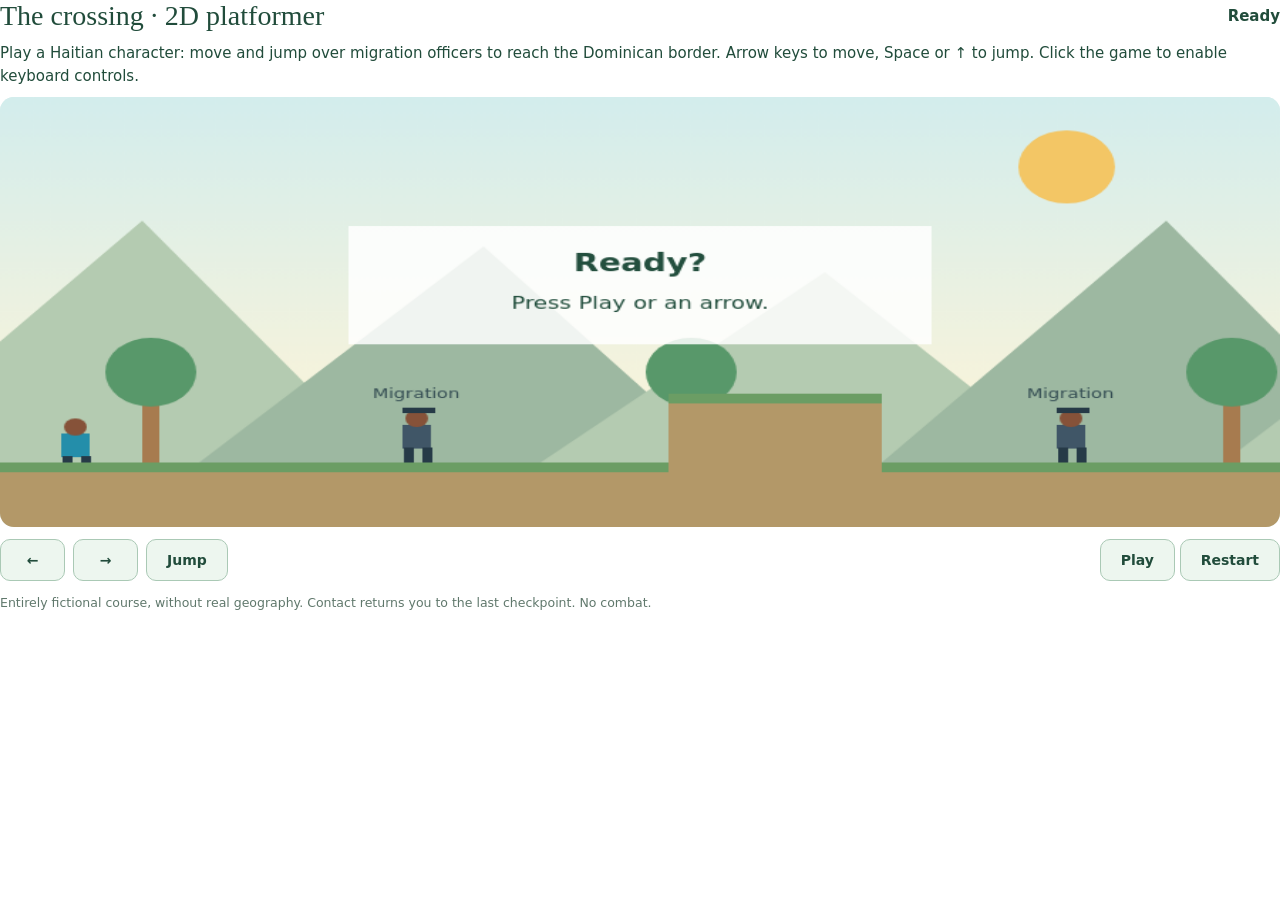
<file: simulation_platform.html>
<!doctype html><html lang="__LANG__"><meta charset="utf-8"><meta name="viewport" content="width=device-width,initial-scale=1">
<style>body{margin:0;font:15px/1.5 system-ui;color:#214c3b;background:white}header,.controls{display:flex;gap:12px;align-items:center;justify-content:space-between;flex-wrap:wrap}h2{font:28px Georgia;margin:0}p{margin:10px 0}button{font:600 14px system-ui;border:1px solid #aac9b5;border-radius:10px;background:#edf6ef;color:#214c3b;padding:12px 20px;cursor:pointer;touch-action:none}button:focus-visible,canvas:focus-visible{outline:3px solid #d58c31;outline-offset:3px}canvas{width:100%;max-height:430px;aspect-ratio:900/400;display:block;background:#d9efed;border-radius:14px;touch-action:none}.controls{margin-top:12px}.keys{display:flex;gap:8px}#status{font-weight:600}small{color:#60786c}.controls button{min-width:65px}</style>
<header><h2 id="title"></h2><span id="status" role="status" aria-live="polite"></span></header><p id="instructions"></p>
<canvas id="game" width="900" height="400" tabindex="0"></canvas>
<div class="controls"><div class="keys"><button id="left">←</button><button id="right">→</button><button id="jump"></button></div><div><button id="pause"></button> <button id="reset"></button></div></div><p><small id="note"></small></p>
<script>
const fr=document.documentElement.lang==='fr',t=(a,b)=>fr?a:b,$=x=>document.getElementById(x),c=$('game'),g=c.getContext('2d');
$('title').textContent=t('Le passage · Parcours 2D','The crossing · 2D platformer');
$('instructions').textContent=t('Incarnez un personnage haïtien : avancez et sautez au-dessus des agents de migration jusqu’à la frontière dominicaine. Flèches pour avancer, Espace ou ↑ pour sauter. Cliquez sur le jeu pour activer le clavier.','Play a Haitian character: move and jump over migration officers to reach the Dominican border. Arrow keys to move, Space or ↑ to jump. Click the game to enable keyboard controls.');
$('note').textContent=t('Parcours entièrement fictif, sans géographie réelle. Un contact renvoie au dernier point de reprise. Aucun combat.','Entirely fictional course, without real geography. Contact returns you to the last checkpoint. No combat.');
$('jump').textContent=t('Sauter','Jump');$('reset').textContent=t('Recommencer','Restart');$('left').ariaLabel=t('Gauche','Left');$('right').ariaLabel=t('Droite','Right');c.ariaLabel=t('Jeu de plateforme, personnage haïtien et frontière fictive','Platform game, Haitian character and fictional border');
const platforms=[{x:0,y:340,w:3400},{x:470,y:276,w:150},{x:980,y:267,w:170},{x:1470,y:270,w:160},{x:2040,y:266,w:170},{x:2600,y:267,w:160}];
const agents=[280,740,1260,1770,2330,2900].map(x=>({x,y:292,w:28,h:48}));
let p,cam,checkpoint,contacts,won,paused,invincible,keys={left:false,right:false},last=0,noticeTimer=0;
function status(message){$('status').textContent=message|| (won?t('Frontière atteinte !','Border reached!'):t('Progression : ','Progress: ')+Math.min(100,Math.round(p.x/3200*100))+'% · '+t('Reprises : ','Retries: ')+contacts)}
function reset(){p={x:40,y:300,w:24,h:40,vy:0,ground:true};cam=0;checkpoint=40;contacts=0;won=false;paused=true;invincible=0;keys.left=keys.right=false;$('pause').textContent=t('Jouer','Play');status(t('Prêt à partir','Ready'));draw()}
function jump(){if(!won){paused=false;$('pause').textContent=t('Pause','Pause');if(p.ground){p.vy=-620;p.ground=false}}}
function checkpointAt(x){return x>=2200?2200:x>=1100?1100:40}
function hit(a,b){return a.x<b.x+b.w&&a.x+a.w>b.x&&a.y<b.y+b.h&&a.y+a.h>b.y}
function update(dt){if(paused||won)return;invincible=Math.max(0,invincible-dt);const prev=p.y+p.h;
 p.x=Math.max(0,Math.min(3230,p.x+((keys.right?1:0)-(keys.left?1:0))*235*dt));p.vy+=1600*dt;p.y+=p.vy*dt;p.ground=false;
 for(const b of platforms)if(p.vy>=0&&prev<=b.y+1&&p.y+p.h>=b.y&&p.x+p.w>b.x&&p.x<b.x+b.w){p.y=b.y-p.h;p.vy=0;p.ground=true;break}
 checkpoint=Math.max(checkpoint,checkpointAt(p.x));
 if(!invincible&&agents.some(a=>hit(p,a))){contacts++;p.x=checkpoint;p.y=300;p.vy=0;invincible=1.2;status(t('Contrôle : retour au point de reprise.','Checkpoint: return to your restart point.'));noticeTimer=1.5}
 if(p.x>=3200){won=true;keys.left=keys.right=false;status();}
 cam=Math.max(0,Math.min(2500,p.x-210));noticeTimer-=dt;if(noticeTimer<=0&&!won)status();
}
function person(x,y,officer=false){g.fillStyle=officer?'#405667':'#248eaa';g.fillRect(x+3,y+13,20,22);g.fillStyle='#865239';g.beginPath();g.arc(x+13,y+7,8,0,Math.PI*2);g.fill();if(officer){g.fillStyle='#263a47';g.fillRect(x+3,y-3,23,5)}g.fillStyle='#263a47';g.fillRect(x+4,y+34,7,officer?14:6);g.fillRect(x+17,y+34,7,officer?14:6);}
function draw(){g.clearRect(0,0,900,400);const sky=g.createLinearGradient(0,0,0,340);sky.addColorStop(0,'#d3eded');sky.addColorStop(1,'#fff5d8');g.fillStyle=sky;g.fillRect(0,0,900,400);g.fillStyle='#f3c665';g.beginPath();g.arc(750,65,34,0,Math.PI*2);g.fill();
 for(let i=0;i<8;i++){let x=i*240-(cam*.22%240);g.fillStyle=i%2?'#9db8a1':'#b4cbb1';g.beginPath();g.moveTo(x-100,340);g.lineTo(x+100,115+(i%3)*24);g.lineTo(x+270,340);g.fill()}
 g.save();g.translate(-cam,0);for(let x=100;x<3300;x+=380){g.fillStyle='#a77b4f';g.fillRect(x,273,12,67);g.fillStyle='#58986a';g.beginPath();g.arc(x+6,256,32,0,Math.PI*2);g.fill()}
 for(const b of platforms){g.fillStyle='#b39868';g.fillRect(b.x,b.y,b.w,400-b.y);g.fillStyle='#6b9d64';g.fillRect(b.x,b.y,b.w,9)}
 g.font='13px system-ui';for(const x of [1100,2200]){g.fillStyle='#73928a';g.fillRect(x,293,3,47);g.fillStyle='#edf7ec';g.fillRect(x+3,294,74,22);g.fillStyle='#315544';g.fillText(t('Reprise','Restart'),x+7,310)}
 agents.forEach(a=>{person(a.x,a.y,true);g.fillStyle='#344d53';g.fillText(t('Migration','Migration'),a.x-18,a.y-12)});
 g.fillStyle='#eee3c8';g.fillRect(3140,180,240,55);g.fillStyle='#57644c';g.fillRect(3150,235,6,105);g.fillRect(3330,235,6,105);g.font='bold 16px system-ui';g.fillText(t('Frontière dominicaine','Dominican border'),3150,203);g.font='12px system-ui';g.fillText(t('Arrivée fictive →','Fictional finish →'),3170,222);
 if(invincible<=0||Math.floor(invincible*12)%2===0)person(p.x,p.y);g.restore();
 if(paused||won){g.fillStyle='#ffffffd9';g.fillRect(245,120,410,110);g.fillStyle='#234f3e';g.textAlign='center';g.font='bold 23px system-ui';g.fillText(won?t('Arrivée !','You made it!'):t('Prêt ?','Ready?'),450,162);g.font='16px system-ui';g.fillText(won?t('Recommencez pour essayer un autre parcours.','Restart to try the course again.'):t('Appuyez sur Jouer ou sur une flèche.','Press Play or an arrow.'),450,197);g.textAlign='left'}
}
function frame(now){const dt=Math.min(.025,(now-last)/1000||0);last=now;update(dt);draw();requestAnimationFrame(frame)}
c.onclick=()=>c.focus();c.onkeydown=e=>{if(['ArrowLeft','ArrowRight','ArrowUp',' '].includes(e.key)){e.preventDefault();paused=false;$('pause').textContent='Pause';if(e.key==='ArrowLeft')keys.left=true;if(e.key==='ArrowRight')keys.right=true;if(['ArrowUp',' '].includes(e.key)&&!e.repeat)jump()}};c.onkeyup=e=>{if(e.key==='ArrowLeft')keys.left=false;if(e.key==='ArrowRight')keys.right=false};
function release(){keys.left=keys.right=false}window.addEventListener('blur',()=>{release();paused=true;$('pause').textContent=t('Reprendre','Resume')});document.addEventListener('visibilitychange',()=>{if(document.hidden){release();paused=true;$('pause').textContent=t('Reprendre','Resume')}});
for(const id of ['left','right']){$(id).onpointerdown=e=>{e.preventDefault();$(id).setPointerCapture(e.pointerId);keys[id]=true;paused=false;$('pause').textContent='Pause'};$(id).onpointerup=$(id).onpointercancel=()=>keys[id]=false;$(id).onkeydown=e=>{if(e.key===' '||e.key==='Enter'){e.preventDefault();keys[id]=true;paused=false}};$(id).onkeyup=()=>keys[id]=false}
$('jump').onclick=jump;$('pause').onclick=()=>{paused=!paused;release();$('pause').textContent=paused?t('Reprendre','Resume'):'Pause';c.focus()};$('reset').onclick=reset;reset();requestAnimationFrame(frame);
</script></html>
</file>
